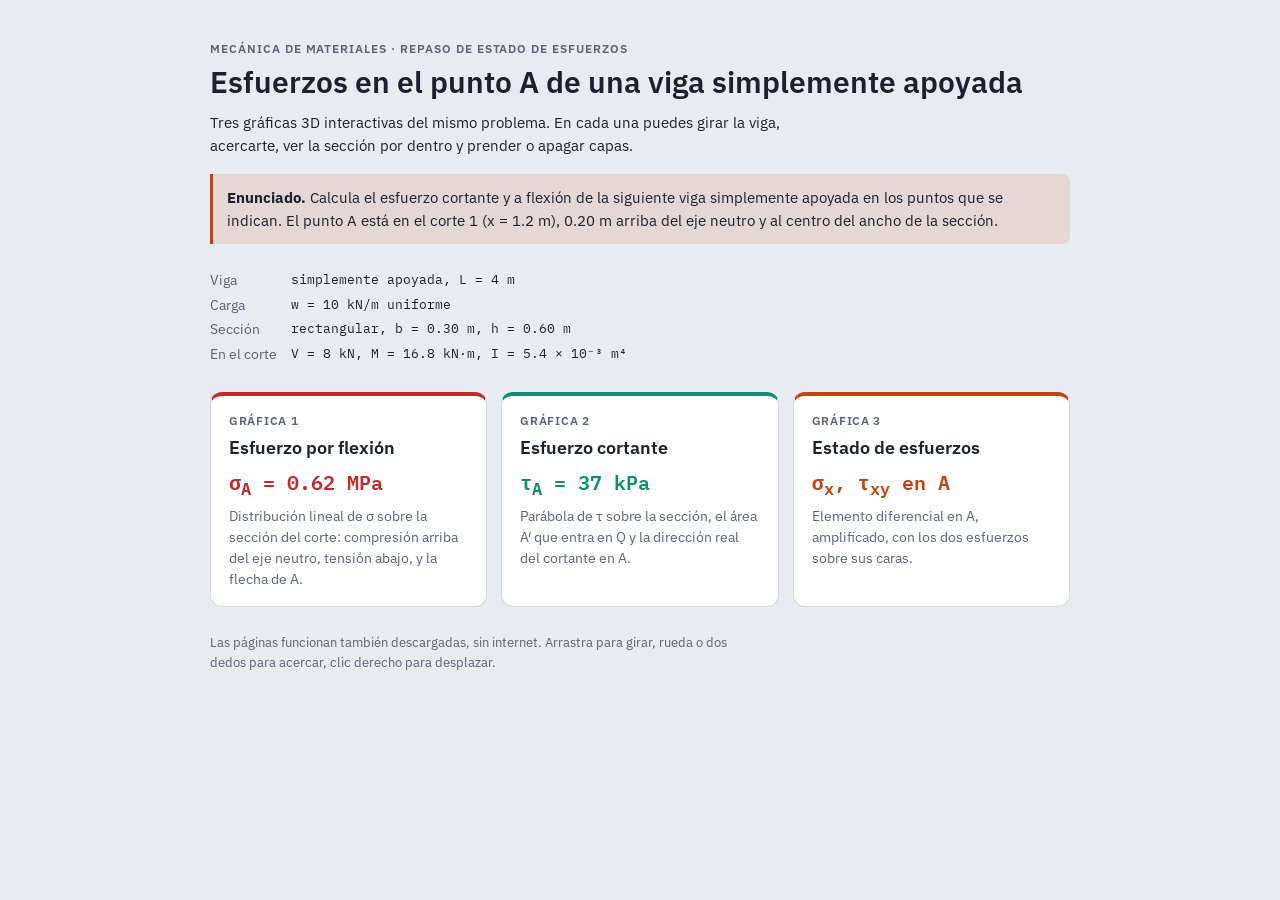
<file: index.html>
<!doctype html>
<html lang="es">
<head>
<meta charset="utf-8">
<meta name="viewport" content="width=device-width, initial-scale=1, viewport-fit=cover">
<title>Esfuerzos en el punto A</title>
<link rel="preconnect" href="https://fonts.googleapis.com">
<link rel="stylesheet" href="https://fonts.googleapis.com/css2?family=IBM+Plex+Sans:wght@400;500;600&family=IBM+Plex+Mono:wght@400;500&display=swap">
<style>
/* Portada: tres tarjetas, una por gráfica, con el enunciado arriba. */
:root{--bg:#e8ebf0;--panel:#ffffff;--panel-2:#f3f5f8;--fg:#1b2130;--muted:#5a6375;--line:#d3d8e1;--accent:#c2410c;--accent-soft:rgba(194,65,12,.12);--comp:#c62828;--tens:#1f5fd0;--shear:#0b8f70;
  --font-ui:"IBM Plex Sans","Segoe UI",Roboto,Helvetica,Arial,sans-serif;--font-mono:"IBM Plex Mono",SFMono-Regular,Consolas,"Liberation Mono",monospace}
@media (prefers-color-scheme:dark){:root:not([data-theme="light"]){--bg:#141720;--panel:#1b1f29;--panel-2:#222733;--fg:#e6e9ef;--muted:#98a1b1;--line:#333a48;--accent:#fb923c;--accent-soft:rgba(251,146,60,.16);--comp:#ff7b7b;--tens:#6aa6ff;--shear:#3ad0a8;color-scheme:dark}}
:root[data-theme="dark"]{--bg:#141720;--panel:#1b1f29;--panel-2:#222733;--fg:#e6e9ef;--muted:#98a1b1;--line:#333a48;--accent:#fb923c;--accent-soft:rgba(251,146,60,.16);--comp:#ff7b7b;--tens:#6aa6ff;--shear:#3ad0a8;color-scheme:dark}
*{box-sizing:border-box}
body{margin:0;background:var(--bg);color:var(--fg);font:15px/1.55 var(--font-ui);padding-block:40px 56px;padding-left:max(16px,env(safe-area-inset-left,0px));padding-right:max(16px,env(safe-area-inset-right,0px))}
main{max-width:860px;margin:0 auto}
.eyebrow{font-size:12px;letter-spacing:.08em;text-transform:uppercase;color:var(--muted);font-weight:600}
h1{font-size:30px;line-height:1.15;margin:6px 0 12px;text-wrap:balance;font-weight:600}
p{margin:0 0 10px;max-width:65ch}
.pide{background:var(--accent-soft);border-left:3px solid var(--accent);padding:12px 14px;border-radius:0 8px 8px 0;margin:16px 0 26px}
.datos{display:grid;grid-template-columns:auto 1fr;gap:3px 14px;margin:0 0 26px;font-size:14px}
.datos dt{color:var(--muted)} .datos dd{margin:0;font-family:var(--font-mono);font-size:13px}
.tarjetas{display:grid;grid-template-columns:repeat(auto-fit,minmax(240px,1fr));gap:14px}
.tarjeta{display:block;text-decoration:none;color:inherit;background:var(--panel);border:1px solid var(--line);border-radius:12px;padding:16px 18px;border-top:4px solid var(--c)}
.tarjeta:hover,.tarjeta:focus-visible{border-color:var(--c);outline:none;box-shadow:0 0 0 2px var(--c)}
.tarjeta .n{font-size:12px;color:var(--muted);letter-spacing:.06em;text-transform:uppercase;font-weight:600}
.tarjeta h2{font-size:18px;margin:4px 0 8px;font-weight:600}
.tarjeta .r{font:600 20px/1.2 var(--font-mono);color:var(--c);margin:0 0 8px}
.tarjeta p{font-size:13.5px;color:var(--muted);margin:0}
.nota{font-size:13px;color:var(--muted);margin-top:26px}
</style>
</head>
<body>
<main>
<div class="eyebrow">Mecánica de materiales · Repaso de estado de esfuerzos</div>
<h1>Esfuerzos en el punto A de una viga simplemente apoyada</h1>
<p>Tres gráficas 3D interactivas del mismo problema. En cada una puedes girar la viga, acercarte, ver la sección por dentro y prender o apagar capas.</p>
<div class="pide"><b>Enunciado.</b> Calcula el esfuerzo cortante y a flexión de la siguiente viga simplemente apoyada en los puntos que se indican. El punto A está en el corte 1 (x = 1.2 m), 0.20 m arriba del eje neutro y al centro del ancho de la sección.</div>
<dl class="datos">
<dt>Viga</dt><dd>simplemente apoyada, L = 4 m</dd>
<dt>Carga</dt><dd>w = 10 kN/m uniforme</dd>
<dt>Sección</dt><dd>rectangular, b = 0.30 m, h = 0.60 m</dd>
<dt>En el corte</dt><dd>V = 8 kN, M = 16.8 kN·m, I = 5.4 × 10⁻³ m⁴</dd>
</dl>
<div class="tarjetas">
<a class="tarjeta" href="01_flexion_3D.html" style="--c:var(--comp)"><div class="n">Gráfica 1</div><h2>Esfuerzo por flexión</h2><div class="r">σ<sub>A</sub> = 0.62 MPa</div><p>Distribución lineal de σ sobre la sección del corte: compresión arriba del eje neutro, tensión abajo, y la flecha de A.</p></a>
<a class="tarjeta" href="02_cortante_3D.html" style="--c:var(--shear)"><div class="n">Gráfica 2</div><h2>Esfuerzo cortante</h2><div class="r">τ<sub>A</sub> = 37 kPa</div><p>Parábola de τ sobre la sección, el área A′ que entra en Q y la dirección real del cortante en A.</p></a>
<a class="tarjeta" href="03_estado_de_esfuerzos_3D.html" style="--c:var(--accent)"><div class="n">Gráfica 3</div><h2>Estado de esfuerzos</h2><div class="r">σ<sub>x</sub>, τ<sub>xy</sub> en A</div><p>Elemento diferencial en A, amplificado, con los dos esfuerzos sobre sus caras.</p></a>
</div>
<p class="nota">Las páginas funcionan también descargadas, sin internet. Arrastra para girar, rueda o dos dedos para acercar, clic derecho para desplazar.</p>
</main>
</body>
</html>
</file>
